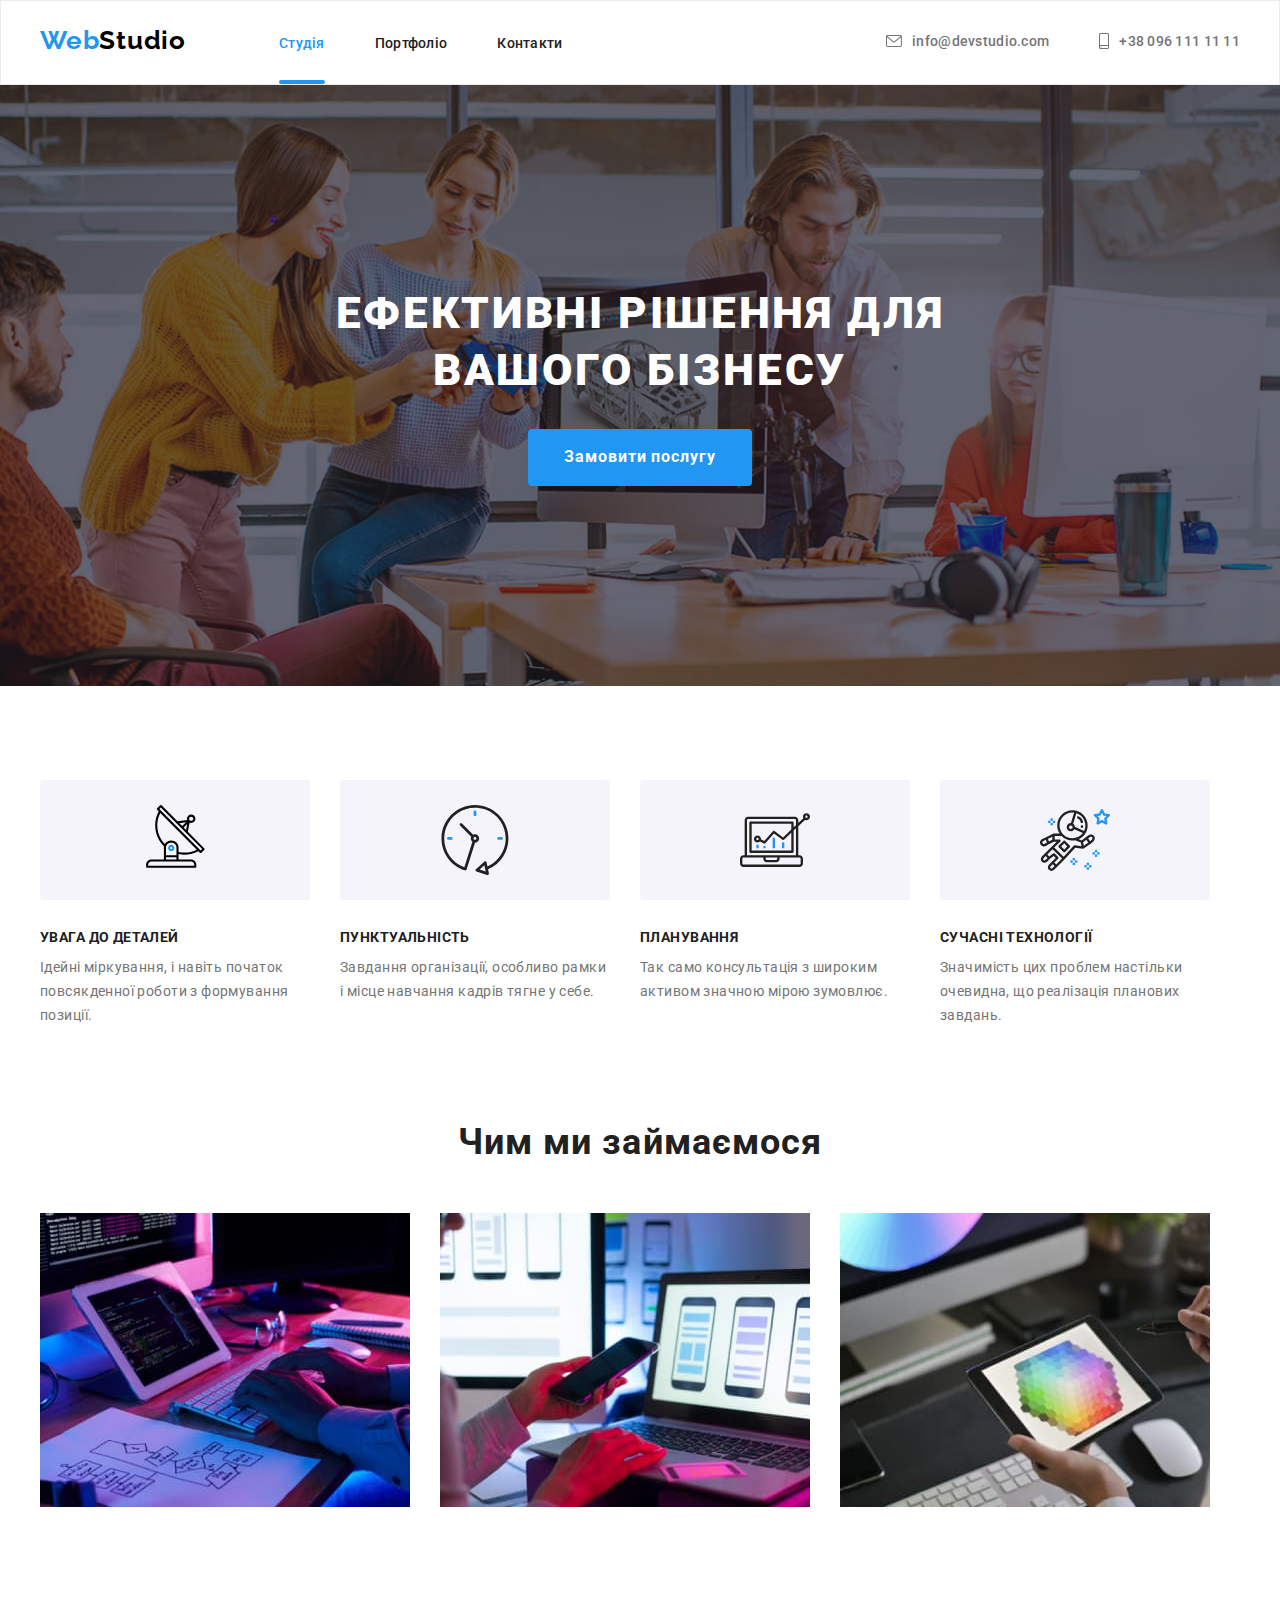
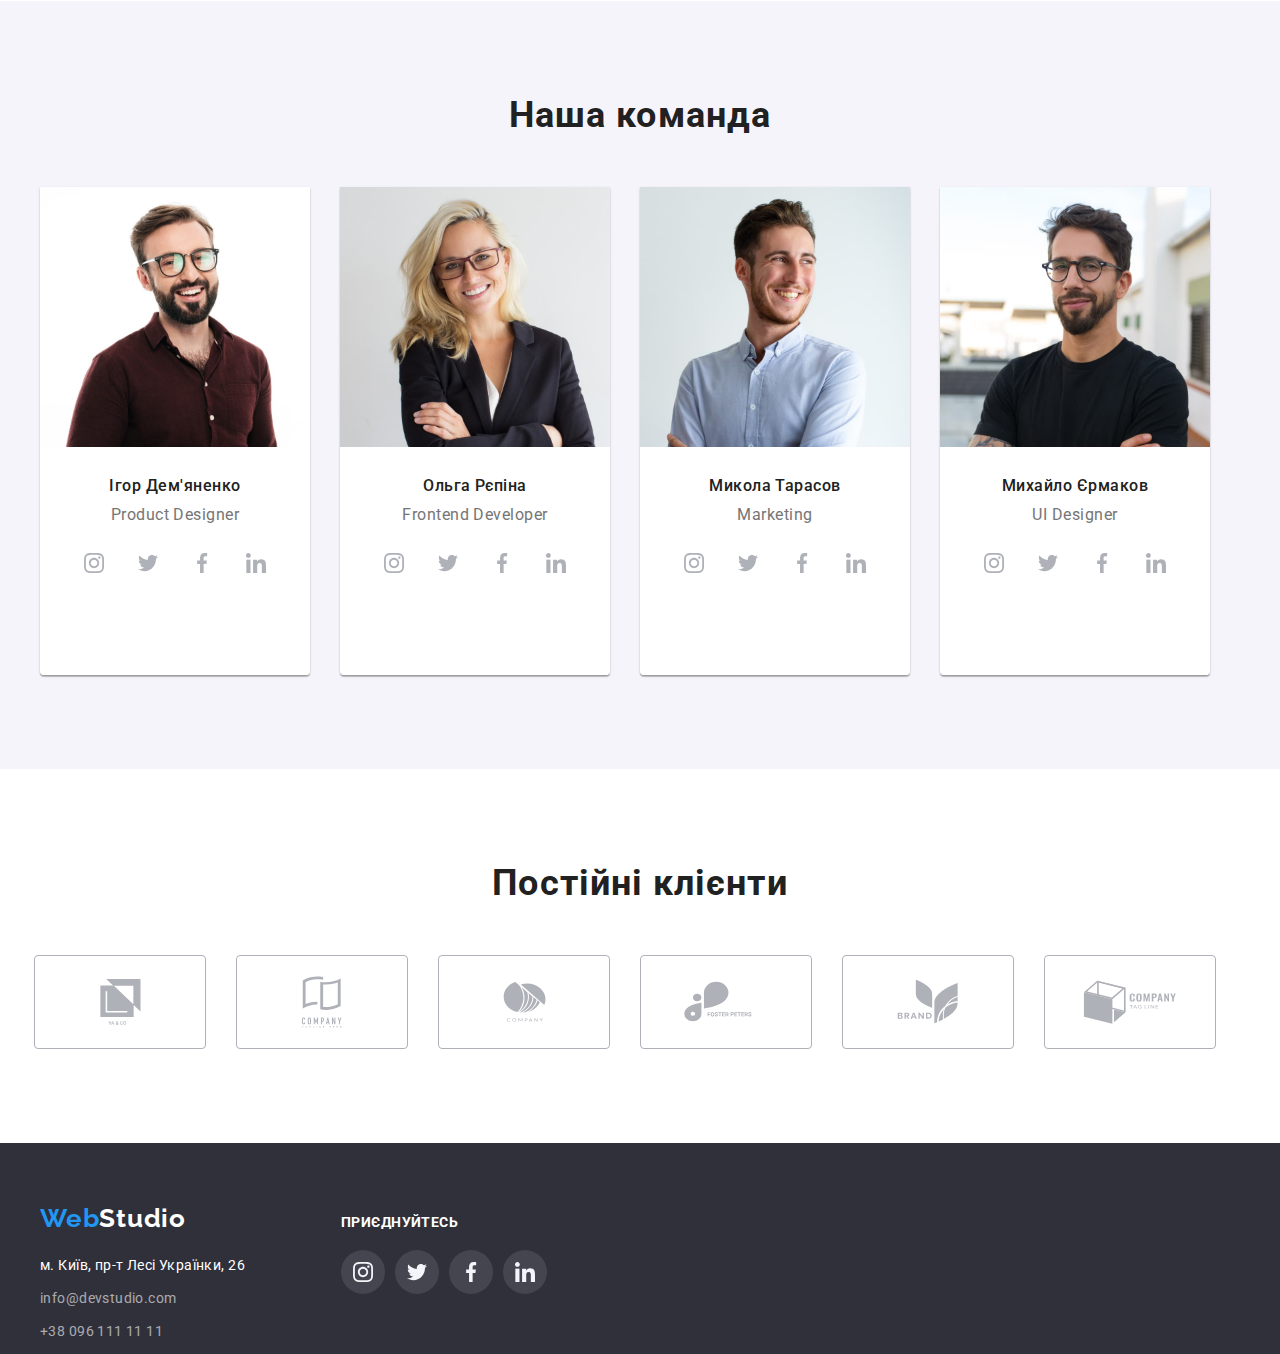
<file: index.html>
<!DOCTYPE html>
<html lang="ua">
<head>
    <meta charset="UTF-8">
    <meta http-equiv="X-UA-Compatible" content="IE=edge">
    <meta name="viewport" content="width=device-width, initial-scale=1.0">
    <title>web-studio</title>
    
    <link rel="stylesheet" href="https://cdnjs.cloudflare.com/ajax/libs/modern-normalize/1.1.0/modern-normalize.min.css"
        integrity="sha512-wpPYUAdjBVSE4KJnH1VR1HeZfpl1ub8YT/NKx4PuQ5NmX2tKuGu6U/JRp5y+Y8XG2tV+wKQpNHVUX03MfMFn9Q=="
        crossorigin="anonymous" referrerpolicy="no-referrer" />
    <link rel="preconnect" href="https://fonts.googleapis.com">
    <link rel="preconnect" href="https://fonts.gstatic.com" crossorigin>
    <link href="https://fonts.googleapis.com/css2?family=Raleway:wght@700&family=Roboto:wght@400;500;700;900&display=swap"
        rel="stylesheet">
    <link rel="stylesheet" href="./css/styles.css">

</head>
<body>
   <!--  Шапка-->
    <header class="header">
        <div class="container header-nav">
            <nav class="navigation">
                <a href="./index.html" class="logo">Web<span>Studio</span>
                </a>
            
                <ul class="site-nav">
                    <li class="item curent-item"><a href="" class="link current">Студія</a></li>
                    <li class="item"><a href="./portfolio.html" class="link">Портфоліо</a></li>
                    <li class="item"><a href="" class="link">Контакти</a></li>
                </ul>
            </nav>
            
            <ul class="auth-nav">
                <li class="header-item">
                    <a href="mailto:info@devstudio.com" class="header-link">
                        <svg class="icon-mail" width="16" height="12">
                            <use href="./images/symbol-defs.svg#icon-mail"></use></svg>
                        info@devstudio.com</a> 
                </li>

                <li class="header-item">
                    <a href="tel:+80961111111" class="header-link">
                        <svg class="icon-tel" width="10" height="16">
                            <use href="./images/symbol-defs.svg#icon-tel"></use></svg>
                        +38 096 111 11 11</a>
                </li>
            </ul>
        </div>
    </header>


<!-- Унікальна інформація -->   
<main>
    <!-- Герой -->
    <section class="hero">
        <div class="container">
            <h1>ЕФЕКТИВНІ РІШЕННЯ ДЛЯ <br> ВАШОГО БІЗНЕСУ</h1>
            <button type="button" class="btn-hero">Замовити послугу</button>
        </div>
    </section>
    
    <!-- наші особливості -->
    <section class="feature">
        <div class="container">
            <h2 class="visually-hidden">Наші особливості</h2>
            <ul class="feature-list">
                <li>
                    <div class="feature-box">
                        <svg width="70" height="70">
                            <use href="./images/symbol-defs.svg#icon-antenna"></use>
                        </svg>
                    </div>
                    <h3 class="feature-title">УВАГА ДО ДЕТАЛЕЙ</h3>
                    <p class="feature-text">Ідейні міркування, і навіть початок повсякденної роботи з формування позиції.</p>
                </li>
            
                <li>
                    <div class="feature-box">
                        <svg width="70" height="70">
                            <use href="./images/symbol-defs.svg#icon-clock"></use>
                        </svg>
                    </div>
                    <h3 class="feature-title">ПУНКТУАЛЬНІСТЬ</h3>
                    <p class="feature-text">Завдання організації, особливо рамки і місце навчання кадрів тягне у себе.</p>
                </li>
            
                <li>
                    <div class="feature-box">
                        <svg width="70" height="70">
                            <use href="./images/symbol-defs.svg#icon-diagram"></use>
                        </svg>
                    </div>
                    <h3 class="feature-title">ПЛАНУВАННЯ</h3>
                    <p class="feature-text">Так само консультація з широким активом значною мірою зумовлює.</p>
                </li>
            
                <li>
                    <div class="feature-box">
                        <svg width="70" height="70">
                            <use href="./images/symbol-defs.svg#icon-astronaut"></use>
                        </svg>
                    </div>
                    <h3 class="feature-title">СУЧАСНІ ТЕХНОЛОГІЇ</h3>
                    <p class="feature-text">Значимість цих проблем настільки очевидна, що реалізація планових завдань.</p>
                </li>
            </ul>
        </div>
    </section>
    
    <!-- Чим ми займаємося -->
    <section class="work">
        <div class="container">
            <h2 class="work-title">Чим ми займаємося</h2>
            
            <ul class="work-list">
                <li class="work-img"><img src="./images/box 1.jpg" alt="приклад" width="370" height="294"></li>
                <li class="work-img"><img src="./images/box 2.jpg" alt="приклад" width="370" height="294"></li>
                <li class="work-img"><img src="./images/box 3.jpg" alt="приклад" width="370" height="294"></li>
            </ul>
        </div>
    </section>
    
    <!-- Наша команда -->
    <section class="team">
        <div class="container">
            <h2 class="team-title">Наша команда</h2>

            <ul class="team-list">
            
                <li class="team-card">
                    <img src="./images/igor.jpg" alt="член команди" width="270" height="260">
                    <div class="team-box">
                        <h3 class="team-name">Ігор Дем'яненко</h3>
                        <p class="team-text">Product Designer</p>
                        <ul class="social-list">
                            <li> <a class="link-area" href="/">
                                    <svg class="social-link" width="20" height="20">
                                        <use href="./images/symbol-defs2.svg#icon-instagram"></use>
                                    </svg> </a>
                            </li>
                            <li> <a class="link-area" href="/">
                                    <svg class="social-link" width="20" height="20">
                                        <use href="./images/symbol-defs2.svg#icon-twitter"></use>
                                    </svg> </a>
                            </li>
                            <li> <a class="link-area" href="/">
                                    <svg class="social-link" width="20" height="20">
                                        <use href="./images/symbol-defs2.svg#icon-facebook"></use>
                                    </svg> </a>
                            </li>
                            <li> <a class="link-area" href="/">
                                    <svg class="social-link" width="20" height="20">
                                        <use href="./images/symbol-defs2.svg#icon-linkedin"></use>
                                    </svg> </a>
                            </li>
                        </ul>
                    </div>
                </li>
            
                <li class="team-card">
                    <img src="./images/olga.jpg" alt="член команди" width="270" height="260">
                    <div class="team-box">
                        <h3 class="team-name">Ольга Рєпіна</h3>
                        <p class="team-text">Frontend Developer</p>
                        <ul class="social-list">
                            <li> <a class="link-area" href="/">
                                    <svg class="social-link" width="20" height="20">
                                        <use href="./images/symbol-defs2.svg#icon-instagram"></use>
                                    </svg> </a>
                            </li>
                            <li> <a class="link-area" href="/">
                                    <svg class="social-link" width="20" height="20">
                                        <use href="./images/symbol-defs2.svg#icon-twitter"></use>
                                    </svg> </a>
                            </li>
                            <li> <a class="link-area" href="/">
                                    <svg class="social-link" width="20" height="20">
                                        <use href="./images/symbol-defs2.svg#icon-facebook"></use>
                                    </svg> </a>
                            </li>
                            <li> <a class="link-area" href="/">
                                    <svg class="social-link" width="20" height="20">
                                        <use href="./images/symbol-defs2.svg#icon-linkedin"></use>
                                    </svg> </a>
                            </li>
                        </ul>
                    </div>
                </li>
            
                <li class="team-card">
                    <img src="./images/mykola.jpg" alt="член команди" width="270" height="260">
                    <div class="team-box">
                        <h3 class="team-name">Микола Тарасов</h3>
                        <p class="team-text">Marketing</p>
                        <ul class="social-list">
                            <li> <a class="link-area" href="/">
                                    <svg class="social-link" width="20" height="20">
                                        <use href="./images/symbol-defs2.svg#icon-instagram"></use>
                                    </svg> </a>
                            </li>
                            <li> <a class="link-area" href="/">
                                    <svg class="social-link" width="20" height="20">
                                        <use href="./images/symbol-defs2.svg#icon-twitter"></use>
                                    </svg> </a>
                            </li>
                            <li> <a class="link-area" href="/">
                                    <svg class="social-link" width="20" height="20">
                                        <use href="./images/symbol-defs2.svg#icon-facebook"></use>
                                    </svg> </a>
                            </li>
                            <li> <a class="link-area" href="/">
                                    <svg class="social-link" width="20" height="20">
                                        <use href="./images/symbol-defs2.svg#icon-linkedin"></use>
                                    </svg> </a>
                            </li>
                        </ul>
                    </div>
                </li>
            
                <li class="team-card">
                    <img src="./images/mihaylo.jpg" alt="член команди " width="270" height="260">
                    <div class="team-box">
                        <h3 class="team-name">Михайло Єрмаков</h3>
                        <p class="team-text">UI Designer</p>
                        <ul class="social-list">
                            <li> <a class="link-area" href="/">
                                    <svg class="social-link" width="20" height="20">
                                        <use href="./images/symbol-defs2.svg#icon-instagram"></use>
                                    </svg> </a>
                            </li>
                            <li> <a class="link-area" href="/">
                                    <svg class="social-link" width="20" height="20">
                                        <use href="./images/symbol-defs2.svg#icon-twitter"></use>
                                    </svg> </a>
                            </li>
                            <li> <a class="link-area" href="/">
                                    <svg class="social-link" width="20" height="20">
                                        <use href="./images/symbol-defs2.svg#icon-facebook"></use>
                                    </svg> </a>
                            </li>
                            <li> <a class="link-area" href="/">
                                    <svg class="social-link" width="20" height="20">
                                        <use href="./images/symbol-defs2.svg#icon-linkedin"></use>
                                    </svg> </a>
                            </li>
                        </ul>
                    </div>
                </li>
            
            </ul>
            
        </div>
    </section>

    <!-- Наші клієнти -->
    <section class="section-client">
        <div class="container">
            <h2 class="team-title">Постійні клієнти</h2>

            <ul class="company">
                <li class="card"><a class="client-icons" href="/">
                    <svg class="client-icon" width="41" height="46"> <use href="./images/symbol-defs2.svg#icon-group"></use></svg>
                </a></li>
                <li class="card"><a class="client-icons" href="/">
                    <svg class="client-icon" width="40" height="52"> <use href="./images/symbol-defs2.svg#icon-group-1"></use></svg>
                </a></li>
                <li class="card"><a class="client-icons" href="/">
                    <svg class="client-icon" width="43" height="41"> <use href="./images/symbol-defs2.svg#icon-group-2"></use></svg>
                </a></li>
                <li class="card"><a class="client-icons" href="/">
                    <svg class="client-icon" width="84" height="41"> <use href="./images/symbol-defs2.svg#icon-group-3"></use></svg>
                </a></li>
                <li class="card"><a class="client-icons" href="/">
                    <svg class="client-icon" width="62" height="45"> <use href="./images/symbol-defs2.svg#icon-group-4"></use></svg>
                </a></li>
                <li class="card"><a class="client-icons" href="/">
                    <svg class="client-icon" width="94" height="44"> <use href="./images/symbol-defs2.svg#icon-group-5"></use></svg>
                </a></li>
            </ul>
        </div>
    </section>

</main>

<!-- Підвал -->
<footer class="footer">
    <div class="container footer-block">
        <address class="address">
            <a href="./index.html" class="logo-footer">Web<span class="img-logo-footer">Studio</span>
            </a>
            <p class="footer-address">м. Київ, пр-т Лесі Українки, 26</p>
            <a href="mailto:info@devstudio.com" class="footer-mail">info@devstudio.com</a><br>
            <a href="tel:+80961111111" class="footer-tel">+38 096 111 11 11</a>
        </address>

        <div>
            <h3 class="title-icon">ПРИЄДНУЙТЕСЬ</h3>
            <ul class="socials">
                <li class="items-icon"> <a class="link-social" href="">
                    <svg class="footer-icon" width="20" height="20"> <use href="./images/symbol-defs2.svg#icon-instagram"></use></svg>
                </a></li>
                <li class="items-icon"> <a class="link-social" href="">
                    <svg class="footer-icon" width="20" height="20"> <use href="./images/symbol-defs2.svg#icon-twitter"></use></svg>
                </a></li>
                <li class="items-icon"> <a class="link-social" href="">
                    <svg class="footer-icon" width="20" height="20"> <use href="./images/symbol-defs2.svg#icon-facebook"></use></svg>
                </a></li>
                <li class="items-icon"> <a class="link-social" href="">
                    <svg class="footer-icon" width="20" height="20"> <use href="./images/symbol-defs2.svg#icon-linkedin"></use></svg>
                </a></li>
            </ul>
        </div>
    </div>
</footer>

</html>
</file>
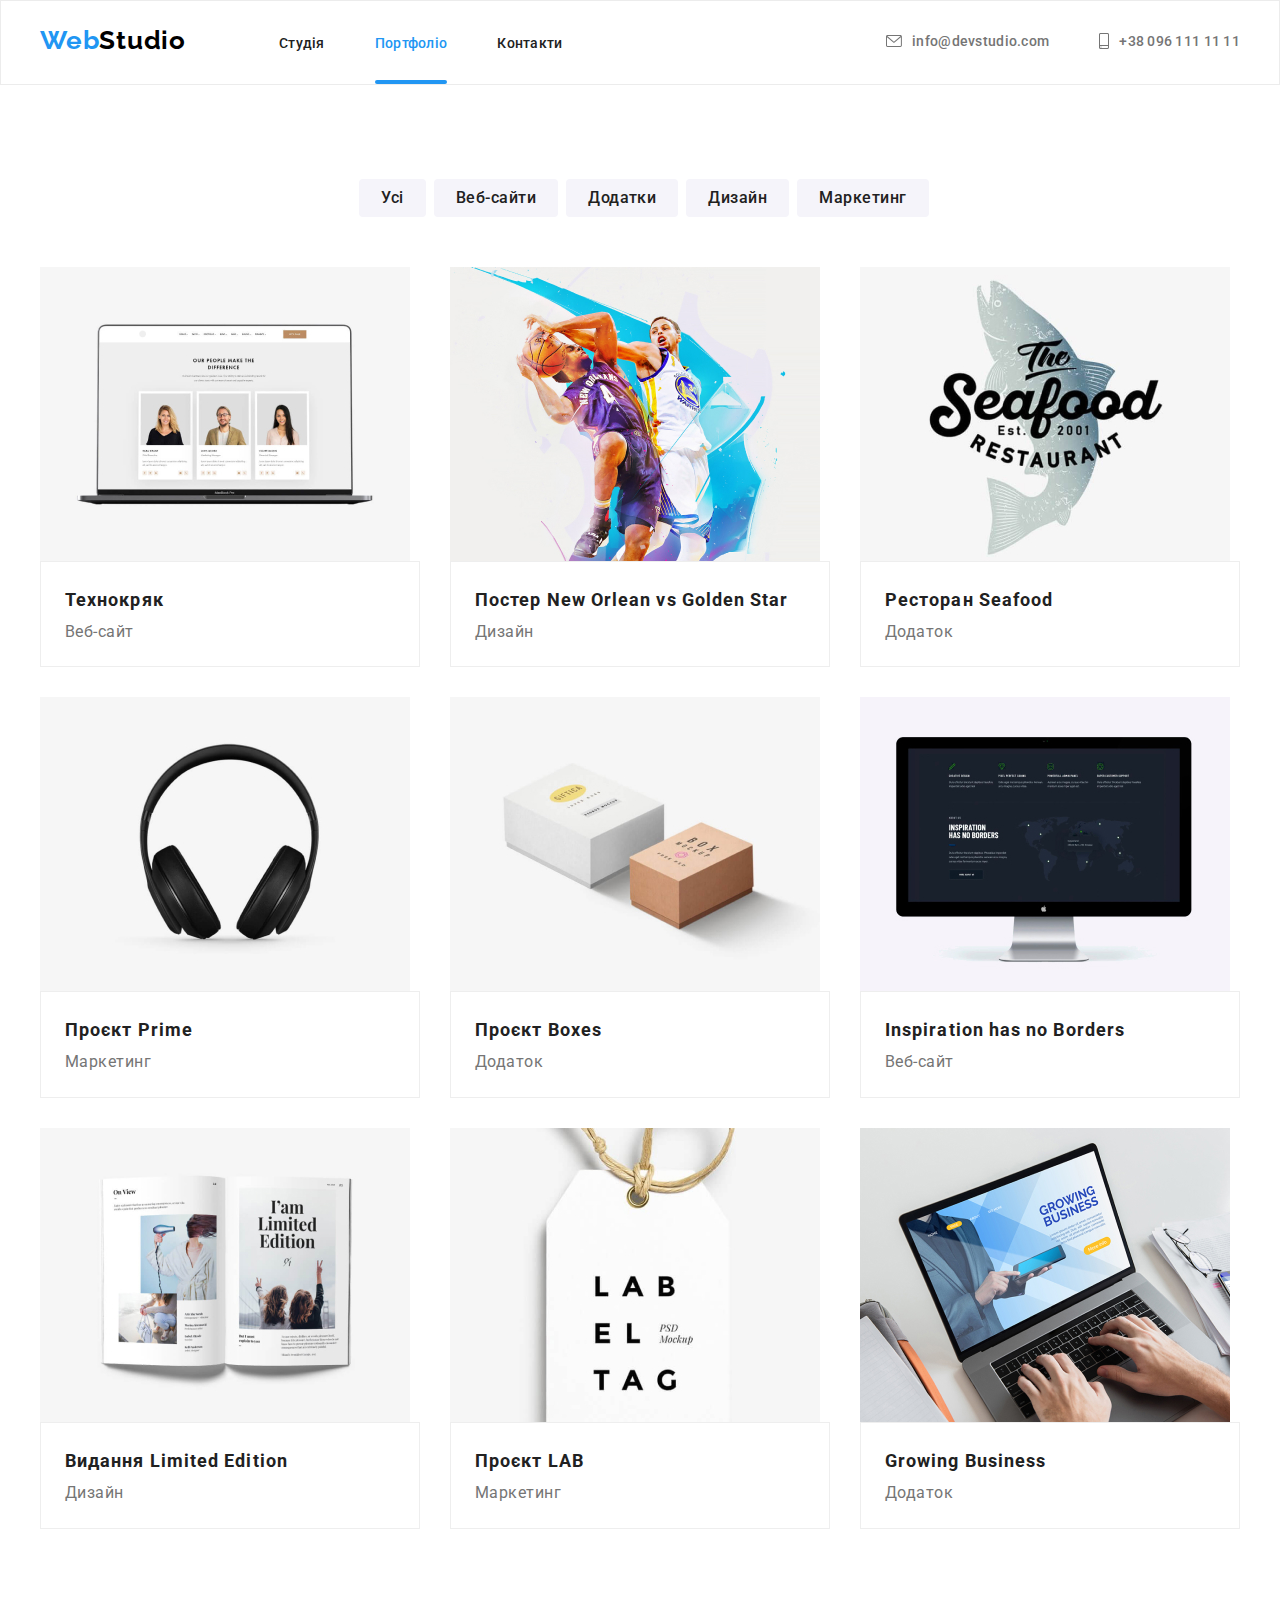
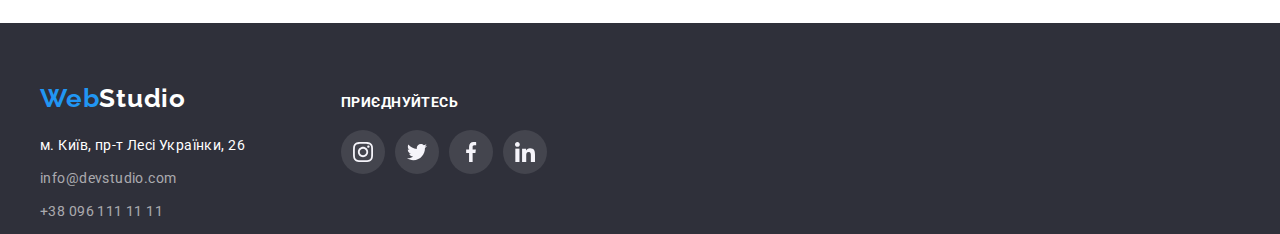
<file: portfolio.html>
<!DOCTYPE html>
<html lang="ua">
<head>
    <meta charset="UTF-8">
    <meta http-equiv="X-UA-Compatible" content="IE=edge">
    <meta name="viewport" content="width=device-width, initial-scale=1.0">
    <title>Портфоліо</title>
    <link rel="stylesheet" href="https://cdnjs.cloudflare.com/ajax/libs/modern-normalize/1.1.0/modern-normalize.min.css"
        integrity="sha512-wpPYUAdjBVSE4KJnH1VR1HeZfpl1ub8YT/NKx4PuQ5NmX2tKuGu6U/JRp5y+Y8XG2tV+wKQpNHVUX03MfMFn9Q=="
        crossorigin="anonymous" referrerpolicy="no-referrer" />

    <link rel="preconnect" href="https://fonts.googleapis.com">
    <link rel="preconnect" href="https://fonts.gstatic.com" crossorigin>
    <link href="https://fonts.googleapis.com/css2?family=Raleway:wght@700&family=Roboto:wght@400;500;700;900&display=swap"
        rel="stylesheet">
    <link rel="stylesheet" href="./css/styles.css">

</head>
<body>

    <!--  Шапка-->
    <header class="header">
        <div class="container header-nav">
            <nav class="navigation">
                <a href="./index.html" class="logo">Web<span>Studio</span>
                </a>
    
                <ul class="site-nav">
                    <li class="item"><a href="./index.html" class="link">Студія</a></li>
                    <li class="item curent-item"><a href="./portfolio.html" class="link current">Портфоліо</a></li>
                    <li class="item"><a href="" class="link">Контакти</a></li>
                </ul>
            </nav>
    
            <ul class="auth-nav">
                <li class="header-item">
                    <a href="mailto:info@devstudio.com" class="header-link">
                        <svg class="icon-mail" width="16" height="12">
                            <use href="./images/symbol-defs.svg#icon-mail"></use>
                        </svg>
                        info@devstudio.com</a>
                </li>
            
                <li class="header-item">
                    <a href="tel:+80961111111" class="header-link">
                        <svg class="icon-tel" width="10" height="16">
                            <use href="./images/symbol-defs.svg#icon-tel"></use>
                        </svg>
                        +38 096 111 11 11</a>
                </li>
            </ul>
        </div>
    </header>

    <!-- Унікальна інформація -->
    <main>

        <!-- Фільтр -->
        <!-- Портфоліо -->
        <section class="portfolio">
            <div class="container">
                <h1 class="visually-hidden">Портфоліо</h1>
                <ul class="portfolio-filter">
                    <li> <button type="button" class="btn">Усі</button></li>
                    <li> <button type="button" class="btn">Веб-сайти</button></li>
                    <li> <button type="button" class="btn">Додатки</button></li>
                    <li> <button type="button" class="btn">Дизайн</button></li>
                    <li> <button type="button" class="btn">Маркетинг</button></li>
                </ul>
                
                <ul class="portfolio-list">
                    <li class="portfolio-item">
                        <div class="box-overlay ">
                            <img src="./images/технокряк.jpg" alt="Веб-сайт" width="370" height="294">
                            <p class="overlay-text">Ресурс пропонує комплексні пропозиції з різним рівнем функціоналу та сервісів. Все це дозволить відвідувачу отримати
                            вичерпні відомості про компанію чи приватну особу.</p>
                        </div>
                        
                        <div class="portfolio-box">
                            <h2 class="portfolio-title">Технокряк</h2>
                            <p class="portfolio-text">Веб-сайт</p>
                        </div>
                    </li>
                    <li class="portfolio-item">
                        <div class="box-overlay">
                            <img src="./images/Постер New Orlean vs Golden Star.jpg" alt="Постер New Orlean vs Golden Star" width="370"
                                height="294">
                                <p class="overlay-text">Ресурс пропонує комплексні пропозиції з різним рівнем функціоналу та сервісів. Все це дозволить
                                    відвідувачу отримати
                                    вичерпні відомості про компанію чи приватну особу.</p>
                        </div>
                        <div class="portfolio-box">
                            <h2 class="portfolio-title">Постер New Orlean vs Golden Star</h2>
                            <p class="portfolio-text">Дизайн</p>
                        </div>
                    </li>
                    <li class="portfolio-item">
                        <div class="box-overlay">
                            <img src="./images/ресторан.jpg" alt="Ресторан Seafood" width="370" height="294">
                            <p class="overlay-text">Ресурс пропонує комплексні пропозиції з різним рівнем функціоналу та сервісів. Все це дозволить
                                відвідувачу отримати
                                вичерпні відомості про компанію чи приватну особу.</p>
                        </div>
                        <div class="portfolio-box">
                            <h2 class="portfolio-title">Ресторан Seafood</h2>
                            <p class="portfolio-text">Додаток</p>
                        </div>
                    </li>
                    <li class="portfolio-item">
                        <div class="box-overlay">
                            <img src="./images/проєкт.jpg" alt="Проєкт Prime" width="370" height="294">
                            <p class="overlay-text">Ресурс пропонує комплексні пропозиції з різним рівнем функціоналу та сервісів. Все це дозволить
                                відвідувачу отримати
                                вичерпні відомості про компанію чи приватну особу.</p>
                        </div>
                        <div class="portfolio-box">
                            <h2 class="portfolio-title">Проєкт Prime</h2>
                            <p class="portfolio-text">Маркетинг</p>
                        </div>
                    </li>
                    <li class="portfolio-item">
                        <div class="box-overlay">
                            <img src="./images/проєкт Boxes.jpg" alt="Проєкт Boxes" width="370" height="294">
                            <p class="overlay-text">Ресурс пропонує комплексні пропозиції з різним рівнем функціоналу та сервісів. Все це дозволить
                                відвідувачу отримати
                                вичерпні відомості про компанію чи приватну особу.</p>
                        </div>
                        <div class="portfolio-box">
                            <h2 class="portfolio-title">Проєкт Boxes</h2>
                            <p class="portfolio-text">Додаток</p>
                        </div>
                    </li>
                    <li class="portfolio-item">
                        <div class="box-overlay">
                            <img src="./images/Inspiration has no Borders.jpg" alt="Inspiration has no Borders" width="370" height="294">
                            <p class="overlay-text">Ресурс пропонує комплексні пропозиції з різним рівнем функціоналу та сервісів. Все це дозволить
                                відвідувачу отримати
                                вичерпні відомості про компанію чи приватну особу.</p>
                        </div>
                        <div class="portfolio-box">
                            <h2 class="portfolio-title">Inspiration has no Borders</h2>
                            <p class="portfolio-text">Веб-сайт</p>
                        </div>
                    </li>
                    <li class="portfolio-item">
                        <div class="box-overlay">
                            <img src="./images/Видання Limited Edition.jpg" alt="Видання Limited Edition" width="370" height="294">
                            <p class="overlay-text">Ресурс пропонує комплексні пропозиції з різним рівнем функціоналу та сервісів. Все це дозволить
                                відвідувачу отримати
                                вичерпні відомості про компанію чи приватну особу.</p>
                        </div>
                        <div class="portfolio-box">
                            <h2 class="portfolio-title">Видання Limited Edition</h2>
                            <p class="portfolio-text">Дизайн</p>
                        </div>
                    </li>
                    <li class="portfolio-item">
                        <div class="box-overlay">
                            <img src="./images/Проєкт LAB.jpg" alt="Проєкт LAB" width="370" height="294">
                            <p class="overlay-text">Ресурс пропонує комплексні пропозиції з різним рівнем функціоналу та сервісів. Все це дозволить
                                відвідувачу отримати
                                вичерпні відомості про компанію чи приватну особу.</p>
                        </div>
                        <div class="portfolio-box">
                            <h2 class="portfolio-title">Проєкт LAB</h2>
                            <p class="portfolio-text">Маркетинг</p>
                        </div>
                    </li>
                    <li class="portfolio-item">
                        <div class="box-overlay">
                            <img src="./images/Growing Business.jpg" alt="Growing Business" width="370" height="294">
                            <p class="overlay-text">Ресурс пропонує комплексні пропозиції з різним рівнем функціоналу та сервісів. Все це дозволить
                                відвідувачу отримати
                                вичерпні відомості про компанію чи приватну особу.</p>
                        </div>
                        <div class="portfolio-box">
                            <h2 class="portfolio-title">Growing Business</h2>
                            <p class="portfolio-text">Додаток</p>
                        </div>
                    </li>
                </ul>
            </div>
        </section>
    </main>



    <!-- Підвал -->
    <footer class="footer">
        <div class="container footer-block">
            <address class="address">
                <a href="./index.html" class="logo-footer">Web<span class="img-logo-footer">Studio</span>
                </a>
                <p class="footer-address">м. Київ, пр-т Лесі Українки, 26</p>
                <a href="mailto:info@devstudio.com" class="footer-mail">info@devstudio.com</a><br>
                <a href="tel:+80961111111" class="footer-tel">+38 096 111 11 11</a>
            </address>
    
            <div>
                <h3 class="title-icon">ПРИЄДНУЙТЕСЬ</h3>
                <ul class="socials">
                    <li class="items-icon"> <a class="link-social" href="">
                            <svg class="footer-icon" width="20" height="20">
                                <use href="./images/symbol-defs2.svg#icon-instagram"></use>
                            </svg>
                        </a></li>
                    <li class="items-icon"> <a class="link-social" href="">
                            <svg class="footer-icon" width="20" height="20">
                                <use href="./images/symbol-defs2.svg#icon-twitter"></use>
                            </svg>
                        </a></li>
                    <li class="items-icon"> <a class="link-social" href="">
                            <svg class="footer-icon" width="20" height="20">
                                <use href="./images/symbol-defs2.svg#icon-facebook"></use>
                            </svg>
                        </a></li>
                    <li class="items-icon"> <a class="link-social" href="">
                            <svg class="footer-icon" width="20" height="20">
                                <use href="./images/symbol-defs2.svg#icon-linkedin"></use>
                            </svg>
                        </a></li>
                </ul>
            </div>
        </div>
    </footer>
    
</body>
</html>
</file>
<file: css/styles.css>
/* 
   колір основного тексту #212121
   другорядний колір тесту #757575
   білий колір #FFFFFF
   колір акценту #2196F3
   колір посилання футер rgba(255, 255, 255, 0.6);

   основний фон #FFFFFF
   фон героя і футера #2F303A
    
*/

:root {
    --primary-text-color: #212121;
    --secondary-text-color: #757575;
    --white-color: #FFFFFF;
    --footer-link-color: rgba(255, 255, 255, 0.6);
    --accent-color: #2196F3;
    --logo-studio-color: #000000;
    
    --background-hero: rgba(47, 48, 58, 1);
    --background-filter-btn: #F5F4FA;
    --background-secondary-section: #F5F4FA;
 
}

.visually-hidden {
    position: absolute;
    white-space: nowrap;
    width: 1px;
    height: 1px;
    overflow: hidden;
    border: 0;
    padding: 0;
    clip: rect(0 0 0 0);
    clip-path: inset(50%);
    margin: -1px;
}

body {
    margin: 0;
    color: var(--primary-text-color);
    background-color: var(--white-color);

    font-family: Roboto, sans-serif;
}

p,
h1,
h2,
h3,
h4,
h5,
h6 {
    margin: 0;
}

a {
    text-decoration: none;
}

ul {
    padding: 0;
    margin: 0;
    list-style: none;
}

img{
    display: block;
    max-width: 100%;
    height: auto;
}

.container{
    width: 1200px;
    margin-left: auto;
    margin-right: auto;
    padding-left: 15px;
    padding-right: 15px;
    /* border: 2px solid tomato; */
}


/* logo footer, header*/
.header{
    border: 1px solid #ECECEC;
}

.logo {
    color: var(--accent-color);
    margin-right: 93px;
    padding-top: 24px;
    padding-bottom: 25px;

    font-family: Raleway;
    font-style: 400;
    font-weight: 700;
    font-size: 26px;
    line-height: 1.2;
    letter-spacing: 0.03em;
}

.header span{
    color: var(--logo-studio-color);
}

.logo-footer {
    font-family: 'Raleway';
    font-weight: 700;
    font-size: 26px;
    line-height: 1.19;
    letter-spacing: 0.03em;
    color: var(--accent-color);
    text-decoration: none;
    display: inline-block;
    margin-bottom: 20px;
}

.img-logo-footer {
    font-family: 'Raleway';
    font-weight: 700;
    font-size: 26px;
    line-height: 1.19;
    letter-spacing: 0.03em;
    color: #2196F3;
    text-decoration: none;
}

.footer span{
    color: var(--white-color);
}

/* Навігація хедер */
.link{
    padding-top: 32px;
    padding-bottom: 32px;
}


.header-nav{
    display: flex;
}

.navigation{
    display: flex;
}

.site-nav{
    display: flex;
    padding-top: 32px;
    padding-bottom: 32px;
}

.site-nav .item+.item{
    margin-left: 50px;
}

.auth-nav{
    display: flex;
    margin-left: auto;
    padding-top: 32px;
    padding-bottom: 32px;
}

.icon-mail,
.icon-tel {
    margin-right: 10px;
    cursor: pointer;
    fill: currentColor;
}


.header-item+.header-item {
    margin-left: 50px;
}

.site-nav .link{
    color: var(--primary-text-color);

    font-family: Roboto;
    font-style: 400;
    font-weight: 500;
    font-size: 14px;
    line-height: 1.14;
    letter-spacing: 0.02em;

    transition: color 250ms cubic-bezier(0.4, 0, 0.2, 1);
}

.curent-item {
    position: relative;
}

  .current::after {
     position: absolute;
     left: 0;
     bottom: -32px;
     content: "";
     display: block;
     width: 100%;
     height: 4px;
     background-color: var(--accent-color);
     border-radius: 2px;
     
 }

.site-nav .link.current{
    color: var(--accent-color);
}

.site-nav .link:hover,
.site-nav .link:focus {
    color: var(--accent-color);
}

.header-link{
    color: var(--secondary-text-color);

    font-family: Roboto;
    font-weight: 500;
    font-size: 14px;
    letter-spacing: 0.02em;
    align-items: center;
    display: flex;

    transition: color 250ms cubic-bezier(0.4, 0, 0.2, 1),
            fill 250ms cubic-bezier(0.4, 0, 0.2, 1);
}


.header-link:hover,
.header-link:focus {
    color: var(--accent-color);
    fill: var(--accent-color);
}

/* Герой */
.hero {
    background-color: var(--background-hero);
    background-image: linear-gradient(rgba(47, 48, 58, 0.4),
            rgba(47, 48, 58, 0.4)),
    url(../images/Imghero.jpg);

    padding-top: 200px;
    padding-bottom: 200px;
    margin: 0 auto;
    text-align: center;
    background-repeat: no-repeat;
    background-position: center;
    background-size: cover;
}

.hero h1{
    color: var(--white-color);
    width: 696px;
    margin: 0 auto;

    font-family: Roboto;
    font-style: 400;
    font-weight: 900;
    font-size: 44px;
    line-height: 1.3;
    text-align: center;
    letter-spacing: 0.06em;

    margin-bottom: 30px;
    margin-top: 0;
}

.btn-hero{
    color: var(--white-color);
    background-color: var(--accent-color);

    font-family: Roboto;
    font-style: 400;
    font-weight: 700;
    font-size: 16px;
    line-height: 1.8;
    align-items: center;
    text-align: center;
    letter-spacing: 0.06em;
    text-decoration: none;

    padding-top: 10px;
    padding-bottom: 10px;
    padding-left: 32px;
    padding-right: 32px;
    margin: auto;
    border-radius: 4px;
    border: 4px solid var(--accent-color);

    cursor: pointer;
    }


/* Наші особливості */
.feature{
    padding-top: 94px;
    padding-bottom: 94px;
}
.feature-title{
    color: var(--primary-text-color);

    font-family: Roboto, sans-serif;
    font-style: 400;
    font-weight: 700;
    font-size: 14px;
    line-height: 1.14;
    letter-spacing: 0.03em;
    text-transform: uppercase;

    margin-bottom: 10px;
}

.feature-list{
    display: flex;
}

.feature-box{
    display: flex;
    align-items: center;
    justify-content: center;
    margin-bottom: 30px;
    width: 270px;
    height: 120px;
    background: rgba(245, 244, 250, 1);
    border-radius: 4px;
}

.feature-list li{
    width: 270px;
    height: auto;
    margin-right: 30px;
}

.feature-text{
    color: var(--secondary-text-color);

    font-family: Roboto;
    font-style: 400;
    font-weight: 400;
    font-size: 14px;
    line-height: 1.7;
    letter-spacing: 0.03em;
}

/* Чим ми займаємося (work)*/
.work{
    padding-bottom: 94px;
}
.work .work-title{
    color: var(--primary-text-color);

    font-family: Roboto;
    font-style: 400;
    font-weight: 700;
    font-size: 36px;
    line-height: 1.16;
    text-align: center;
    letter-spacing: 0.03em;

    margin-bottom: 50px;
}

.work-list{
    display: flex;
}

.work-img+.work-img{
    margin-left: 30px;
}

/* Наша команда */
.team{
    background-color: var(--background-secondary-section);
    padding-top: 94px;
    padding-bottom: 94px;
}

.team-list{
    display: flex;
}

.team .team-title{
    color: var(--primary-text-color);

    font-family: Roboto;
    font-style: 400;
    font-weight: 700;
    font-size: 36px;
    line-height: 1.16;
    text-align: center;
    letter-spacing: 0.03em;

    margin-bottom: 50px;
}

.team-card{
    margin-right: 30px;
    box-shadow: 0px 1px 3px rgba(0, 0, 0, 0.12), 0px 1px 1px rgba(0, 0, 0, 0.14), 0px 2px 1px rgba(0, 0, 0, 0.2);
    border-radius: 0px 0px 4px 4px;
}

.social-link{
    fill: #AFB1B8;
}

.link-area:hover .social-link,
.link-area:focus .social-link {
    background-color: var(--accent-color);
    fill: #FFFFFF;
}

.link-area:hover,
.link-area:focus {
    background-color: var(--accent-color);
    fill: #FFFFFF;
}

.link-area {
    display: flex;
    align-items: center;
    justify-content: center;
    width: 44px;
    height: 44px;
    border-radius: 50%;

    transition-property: fill, background-color;
        transition-duration: 250ms;
        transition-timing-function: cubic-bezier(0.4, 0, 0.2, 1);
}



.team-box{
    padding-top: 30px;
    padding-bottom: 30px;
    text-align: center;
    border-radius: 0px 0px 4px 4px;
    background: #FFFFFF;
    width: 270px;
    height: 168px;
}

.team .team-name{
    color: var(--primary-text-color);

    font-family: Roboto;
    font-style: 400;
    font-weight: 500;
    font-size: 16px;
    line-height: 1.18;
    letter-spacing: 0.03em;

    margin-bottom: 10px;
}
.team .team-text{
    color: var(--secondary-text-color);

    font-family: Roboto;
    font-style: 400;
    font-weight: 400;
    font-size: 16px;
    line-height: 1.18;
    letter-spacing: 0.03em;
}

.social-list{
    display: flex;
    justify-content: space-between;
    padding-right: 32px;
    padding-left: 32px;
    margin-top: 16px;
}
/* Постійні клієнти */

.company {
    display: flex;
    align-items: center;
    justify-content: center;
}

.section-client {
    text-align: center;
    padding-bottom: 94px;
    padding-top: 94px;
}

.card{
    margin-right: 30px;
}

.client-icons{
  display: flex;
  justify-content: center;
  align-items: center;
  border: 1px solid rgba(175, 177, 184, 1);
  border-radius: 4px;
  width: 170px;
  height: 92px;

transition: border-color 250ms cubic-bezier(0.4, 0, 0.2, 1);
}

.client-icon{
    fill: #afb1b8;

    transition: fill 250ms cubic-bezier(0.4, 0, 0.2, 1);
}

.client-icons:hover {
    border-color: var(--accent-color);
}

.client-icons:hover .client-icon {
    fill: var(--accent-color);
}


.team-title {
    color: var(--primary-text-color);
    font-family: 'Roboto';
    font-weight: 700;
    font-size: 36px;
    line-height: 1.16;
    text-align: center;
    letter-spacing: 0.03em;
    margin-bottom: 50px;
}
 
/* Футер */
.address{
    font-style: normal;
    width: 231px;
    height: 81px;
    margin-right: 70px;
}


.footer{
    background-color: var(--background-hero);
    padding-top: 60px;
    padding-bottom: 60px;
}

.footer-block{
    display: flex;
    align-items: baseline;
}


.footer-address{
    color: var(--white-color);
    
    font-family: Roboto;
    font-weight: 400;
    font-size: 14px;
    line-height: 1.71;
    letter-spacing: 0.03em;

    margin-bottom: 9px;
}

.footer-mail,
.footer-tel{
    color: var(--footer-link-color);

    display: inline-block;
    font-family: Roboto;
    font-weight: 400;
    font-size: 14px;
    line-height: 1.71;
    letter-spacing: 0.03em;
}
.footer-mail {
    margin-bottom: 9px;
}

.title-icon{
    font-family: 'Roboto';
    font-style: normal;
    font-weight: 700;
    font-size: 14px;
    line-height: 16px;
    letter-spacing: 0.03em;
    text-transform: uppercase;
    margin-bottom: 20px;
    
    color: #FFFFFF;
}

.socials{
    display: flex;
    list-style: none;
}

.items-icon{
    margin-right: 10px;
}

.link-social{
    display: flex;
    justify-content: center;
    align-items: center;
    width: 44px;
    height: 44px;
    background: rgba(255, 255, 255, 0.1);
    border-radius: 50%;

    transition: background-color 250ms cubic-bezier(0.4, 0, 0.2, 1);
}

.link-social:hover,
.link-social:focus{
    background-color: var(--accent-color);
}

.footer-icon{
    fill: #F5F4FA;
}


/* Портфоліо (фільтр кнопки) */
.portfolio{
    padding-top: 94px;
    padding-bottom: 94px;
}

.portfolio-filter{
    display: flex;
    justify-content: center;
    margin-bottom: 50px;
}

.btn{
    font-family: 'Roboto';
    font-style: normal;
    font-weight: 500;
    font-size: 16px;
    line-height: 1.6;
    text-align: center;
    letter-spacing: 0.03em;
    color: var(--primary-text-color);
    background-color: var(--background-filter-btn);
    border-radius: 4px;
    border: none;
    cursor: pointer;

    padding: 6px 22px;

    transition: background-color 250ms cubic-bezier(0.4, 0, 0.2, 1),
            color 250ms cubic-bezier(0.4, 0, 0.2, 1);
    }


.btn:hover,
.btn:focus{
    color: var(--white-color);
    background-color: var(--accent-color);
}

.portfolio-filter li {
    margin-left: 8px;
}

.portfolio-list{
    display: flex;
    flex-wrap: wrap;
    margin-left: -30px;
    margin-bottom: -30px
}

.portfolio-item{
    flex-basis: calc(100% / 3 - 30px);
    margin-left: 30px;
    margin-bottom: 30px;
}

.portfolio-item:hover,
.portfolio-item:focus {
    box-shadow: 0px 1px 1px rgba(0, 0, 0, 0.12), 
    0px 4px 4px rgba(0, 0, 0, 0.06),
    1px 4px 6px rgba(0, 0, 0, 0.16);

    transition: box-shadov 250ms cubic-bezier(0.4, 0, 0.2, 1);
}

.portfolio-box{
    padding: 20px 24px;
    border: 1px solid #EEEEEE;
}

.portfolio-title{
    color: var(--primary-text-color);

    font-family: Roboto;
    font-style: 400;
    font-weight: 700;
    font-size: 18px;
    line-height: 2;
    letter-spacing: 0.06em;
}

.portfolio-text{
    color: var(--secondary-text-color);

    font-family: Roboto;
    font-style: 400;
    font-weight: 400;
    font-size: 16px;
    line-height: 1.8;
    letter-spacing: 0.03em;
}

.box-overlay{
    overflow: hidden;
    position: relative;
}

.overlay-text{
    position: absolute;
    bottom: 0;

    padding: 63px 24px;
    width: 100%;
    height: 100%;
    font-size: 18px;
    line-height: 1.56;
    letter-spacing: 0.03em;
    color: rgba(255, 255, 255, 1);
    background-color: rgba(33, 150, 243, 0.9);
    
    transform: translateY(101%);
    transition: transform 250ms cubic-bezier(0.4, 0, 0.2, 1);

    font-family: 'Roboto';
    font-style: normal;
    font-weight: 400;
    }

 .portfolio-item:hover .overlay-text {
     transform: translateY(0);
 }


 /* бекдроп/модалка */
</file>
